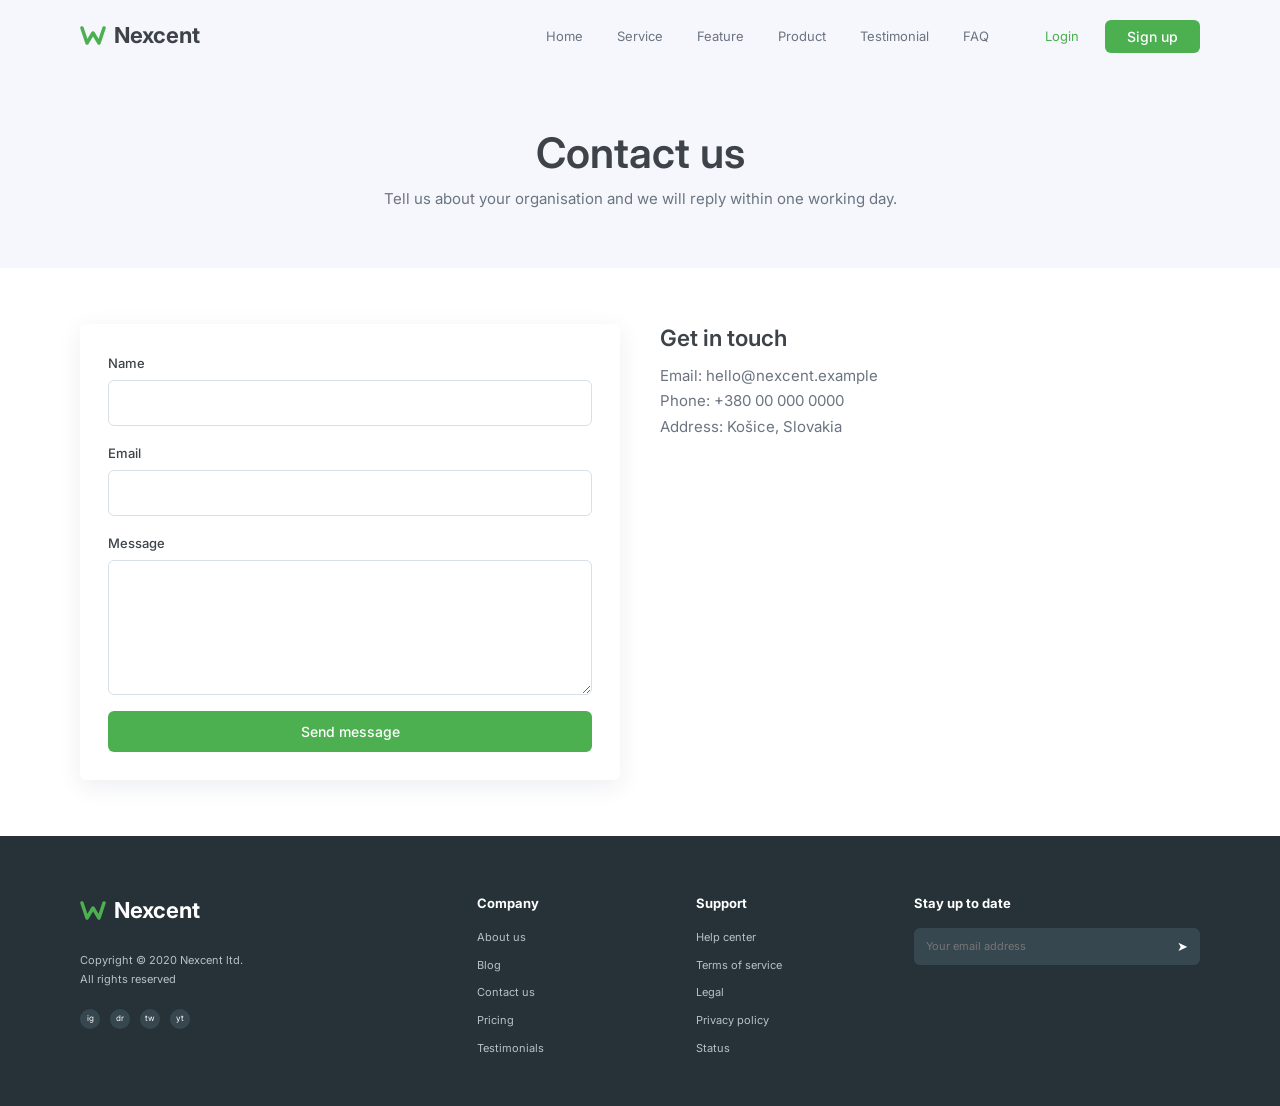
<file: pages/contact.html>
<!DOCTYPE html>
<html lang="en">

<head>
    <meta charset="utf-8">
    <meta name="viewport" content="width=device-width,initial-scale=1">
    <title>Contact | Nexcent</title>
    <meta name="description"
        content="Nexcent: membership management software for clubs, associations and organisations.">
    <link rel="preconnect" href="https://fonts.googleapis.com">
    <link rel="preconnect" href="https://fonts.gstatic.com" crossorigin>
    <link href="https://fonts.googleapis.com/css2?family=Inter:wght@400;500;600;700&display=swap" rel="stylesheet">
    <link rel="stylesheet" href="../css/style.css">
</head>

<body>
    <header class="hdr">
        <div class="wrap hdr-in"><a class="logo" href="../index.html"><svg width="26" height="22" viewBox="0 0 26 22"
                    aria-hidden="true">
                    <path d="M2 3l5 15 6-10 6 10 5-15" fill="none" stroke="#4caf50" stroke-width="3.5"
                        stroke-linejoin="round" stroke-linecap="round" />
                </svg>Nexcent</a>
            <button class="burger" aria-label="Menu" aria-expanded="false"><span></span></button>
            <div class="menu">
                <nav aria-label="Main"><a href="../index.html">Home</a><a href="services.html">Service</a><a
                        href="../index.html#feature">Feature</a><a href="../index.html#product">Product</a><a
                        href="../index.html#testimonial">Testimonial</a><a href="faq.html">FAQ</a></nav>
                <div class="auth"><a class="login" href="login.html">Login</a><a class="btn sm" href="login.html">Sign
                        up</a></div>
            </div>
        </div>
    </header>
    <main>
        <section class="page-hd">
            <h1>Contact us</h1>
            <p>Tell us about your organisation and we will reply within one working day.</p>
        </section>
        <section class="wrap two">
            <form class="form" data-api="/contact"><label>Name<input type="text" name="name"
                        required></label><label>Email<input type="email" name="email"
                        required></label><label>Message<textarea name="message" rows="5"
                        required></textarea></label><button class="btn">Send message</button></form>
            <div>
                <h2>Get in touch</h2>
                <p class="contact-details">Email: hello@nexcent.example<br>Phone: +380 00 000 0000<br>Address: Košice,
                    Slovakia</p>
            </div>
        </section>
    </main>
    <footer class="ftr">
        <div class="wrap ftr-in">
            <div><a class="logo" href="../index.html"><svg width="26" height="22" viewBox="0 0 26 22"
                        aria-hidden="true">
                        <path d="M2 3l5 15 6-10 6 10 5-15" fill="none" stroke="#4caf50" stroke-width="3.5"
                            stroke-linejoin="round" stroke-linecap="round" />
                    </svg>Nexcent</a>
                <p>Copyright &copy; 2020 Nexcent ltd.<br>All rights reserved</p>
                <div class="soc"><a href="#" aria-label="Instagram">ig</a><a href="#" aria-label="Dribbble">dr</a><a
                        href="#" aria-label="Twitter">tw</a><a href="#" aria-label="YouTube">yt</a></div>
            </div>
            <div>
                <h4>Company</h4>
                <ul>
                    <li><a href="../index.html">About us</a></li>
                    <li><a href="blog.html">Blog</a></li>
                    <li><a href="contact.html">Contact us</a></li>
                    <li><a href="services.html">Pricing</a></li>
                    <li><a href="../index.html#testimonial">Testimonials</a></li>
                </ul>
            </div>
            <div>
                <h4>Support</h4>
                <ul>
                    <li><a href="faq.html">Help center</a></li>
                    <li><a href="#">Terms of service</a></li>
                    <li><a href="#">Legal</a></li>
                    <li><a href="#">Privacy policy</a></li>
                    <li><a href="#">Status</a></li>
                </ul>
            </div>
            <div>
                <h4>Stay up to date</h4>
                <form class="nl" data-api="/subscribe"><input type="email" name="email" placeholder="Your email address"
                        aria-label="Email" required><button aria-label="Subscribe">&#10148;</button></form>
            </div>
        </div>
    </footer>
    <script src="../js/main.js"></script>
</body>

</html>
</file>
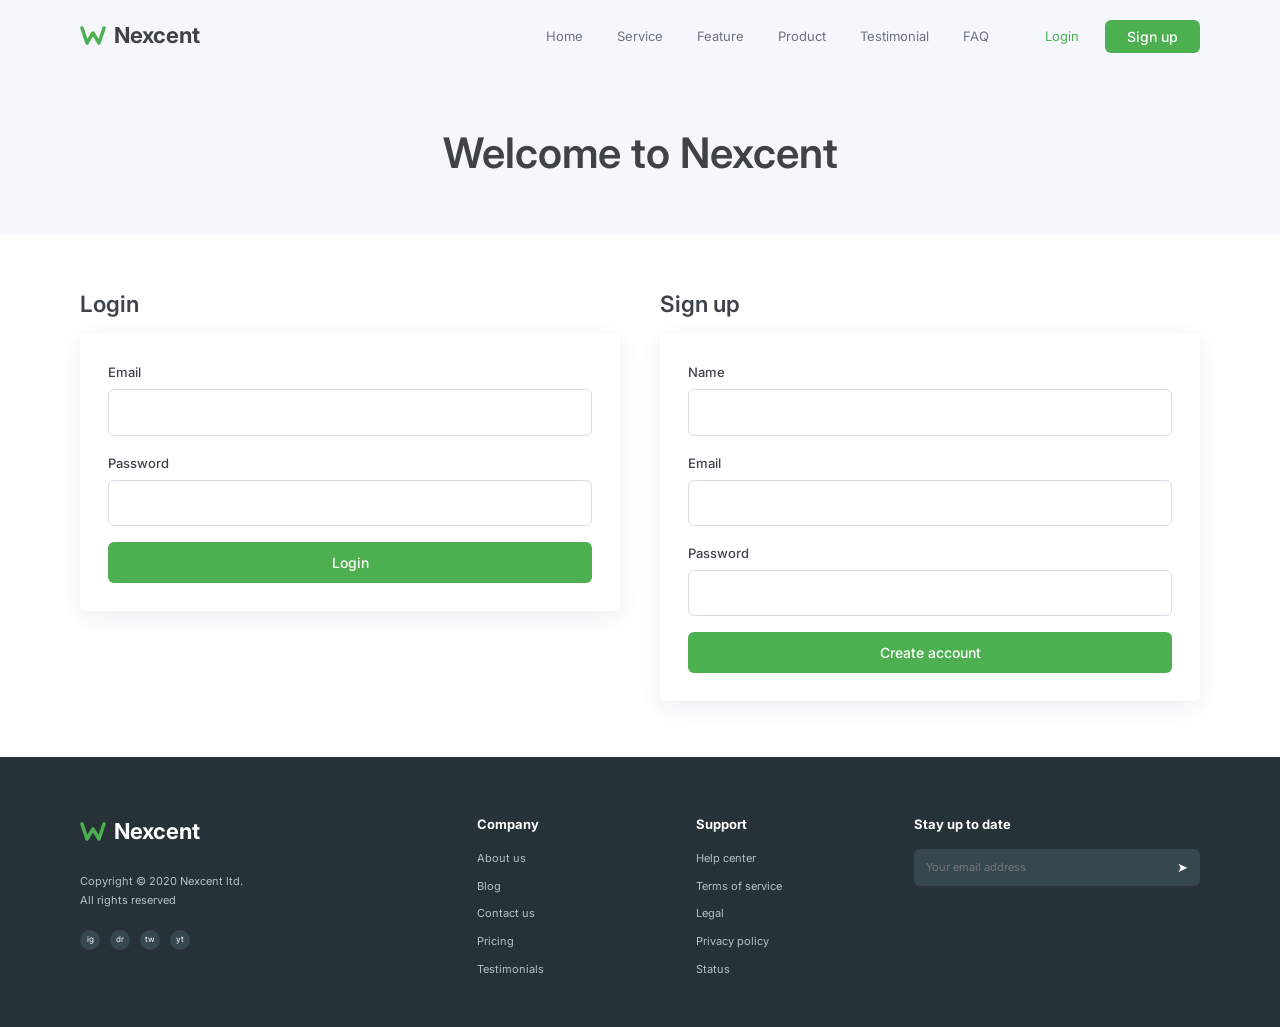
<file: pages/dashboard.html>
<!DOCTYPE html>
<html lang="en">

<head>
    <meta charset="utf-8">
    <meta name="viewport" content="width=device-width,initial-scale=1">
    <title>Dashboard | Nexcent</title>
    <meta name="description"
        content="Nexcent: membership management software for clubs, associations and organisations.">
    <link rel="preconnect" href="https://fonts.googleapis.com">
    <link rel="preconnect" href="https://fonts.gstatic.com" crossorigin>
    <link href="https://fonts.googleapis.com/css2?family=Inter:wght@400;500;600;700&display=swap" rel="stylesheet">
    <link rel="stylesheet" href="../css/style.css">
</head>

<body>
    <header class="hdr">
        <div class="wrap hdr-in"><a class="logo" href="../index.html"><svg width="26" height="22" viewBox="0 0 26 22"
                    aria-hidden="true">
                    <path d="M2 3l5 15 6-10 6 10 5-15" fill="none" stroke="#4caf50" stroke-width="3.5"
                        stroke-linejoin="round" stroke-linecap="round" />
                </svg>Nexcent</a>
            <button class="burger" aria-label="Menu" aria-expanded="false"><span></span></button>
            <div class="menu">
                <nav aria-label="Main"><a href="../index.html">Home</a><a href="services.html">Service</a><a
                        href="../index.html#feature">Feature</a><a href="../index.html#product">Product</a><a
                        href="../index.html#testimonial">Testimonial</a><a href="faq.html">FAQ</a></nav>
                <div class="auth"><a class="login" href="login.html">Login</a><a class="btn sm" href="login.html">Sign
                        up</a></div>
            </div>
        </div>
    </header>
    <main>
        <section class="page-hd">
            <h1>Dashboard</h1>
            <p id="who">Loading your account…</p>
        </section>
        <section class="wrap dash" id="dash" aria-live="polite"></section>
    </main>
    <footer class="ftr">
        <div class="wrap ftr-in">
            <div><a class="logo" href="../index.html"><svg width="26" height="22" viewBox="0 0 26 22"
                        aria-hidden="true">
                        <path d="M2 3l5 15 6-10 6 10 5-15" fill="none" stroke="#4caf50" stroke-width="3.5"
                            stroke-linejoin="round" stroke-linecap="round" />
                    </svg>Nexcent</a>
                <p>Copyright &copy; 2020 Nexcent ltd.<br>All rights reserved</p>
                <div class="soc"><a href="#" aria-label="Instagram">ig</a><a href="#" aria-label="Dribbble">dr</a><a
                        href="#" aria-label="Twitter">tw</a><a href="#" aria-label="YouTube">yt</a></div>
            </div>
            <div>
                <h4>Company</h4>
                <ul>
                    <li><a href="../index.html">About us</a></li>
                    <li><a href="blog.html">Blog</a></li>
                    <li><a href="contact.html">Contact us</a></li>
                    <li><a href="services.html">Pricing</a></li>
                    <li><a href="../index.html#testimonial">Testimonials</a></li>
                </ul>
            </div>
            <div>
                <h4>Support</h4>
                <ul>
                    <li><a href="faq.html">Help center</a></li>
                    <li><a href="#">Terms of service</a></li>
                    <li><a href="#">Legal</a></li>
                    <li><a href="#">Privacy policy</a></li>
                    <li><a href="#">Status</a></li>
                </ul>
            </div>
            <div>
                <h4>Stay up to date</h4>
                <form class="nl" data-api="/subscribe"><input type="email" name="email" placeholder="Your email address"
                        aria-label="Email" required><button aria-label="Subscribe">&#10148;</button></form>
            </div>
        </div>
    </footer>
    <script src="../js/main.js"></script>
    <script src="../js/dashboard.js"></script>
</body>

</html>
</file>
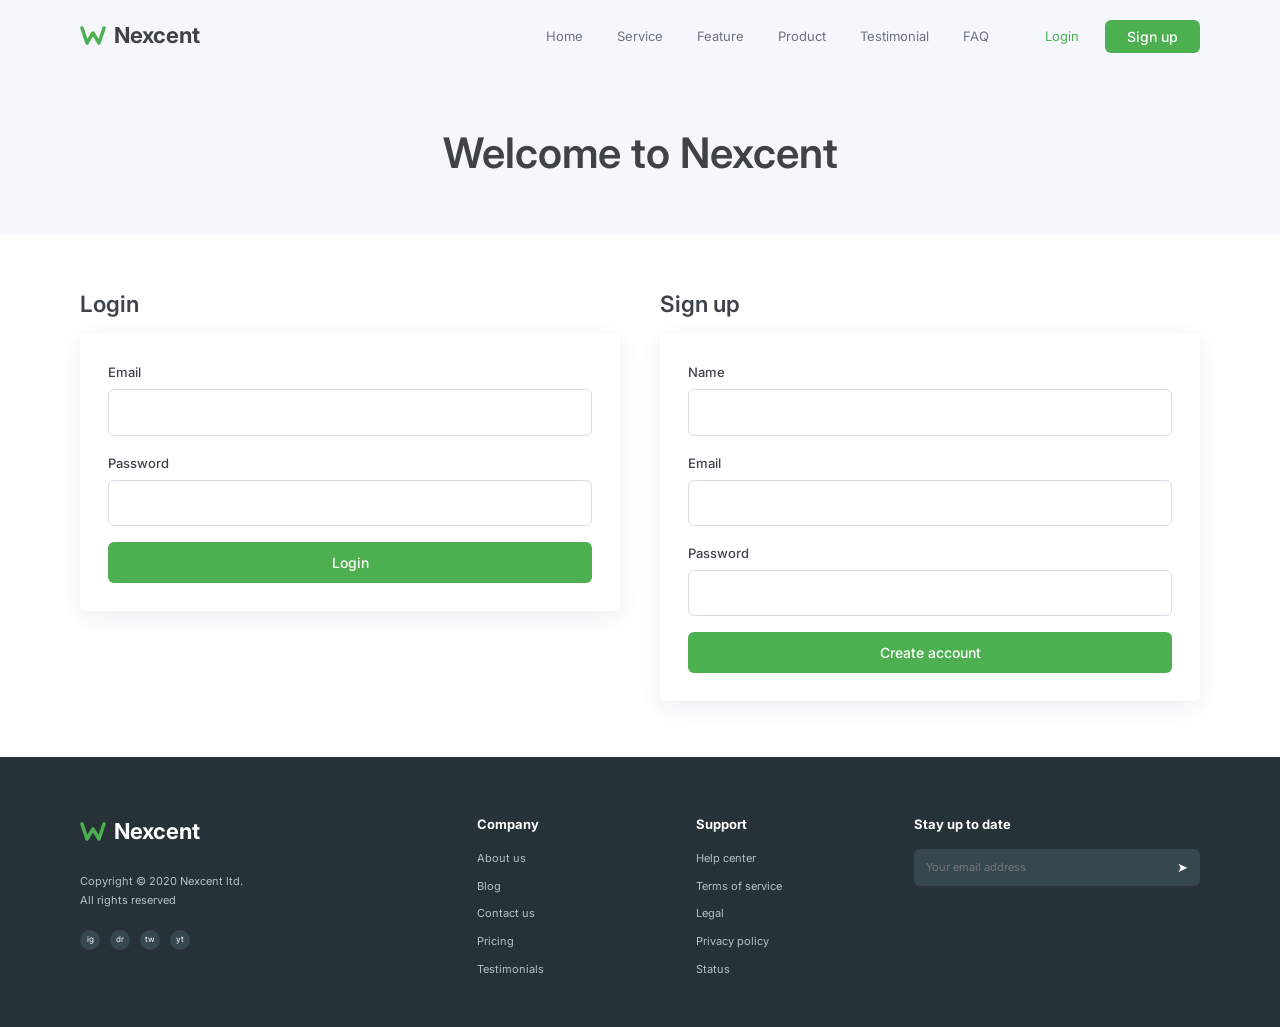
<file: pages/login.html>
<!DOCTYPE html>
<html lang="en">

<head>
    <meta charset="utf-8">
    <meta name="viewport" content="width=device-width,initial-scale=1">
    <title>Login | Nexcent</title>
    <meta name="description"
        content="Nexcent: membership management software for clubs, associations and organisations.">
    <link rel="preconnect" href="https://fonts.googleapis.com">
    <link rel="preconnect" href="https://fonts.gstatic.com" crossorigin>
    <link href="https://fonts.googleapis.com/css2?family=Inter:wght@400;500;600;700&display=swap" rel="stylesheet">
    <link rel="stylesheet" href="../css/style.css">
</head>

<body>
    <header class="hdr">
        <div class="wrap hdr-in"><a class="logo" href="../index.html"><svg width="26" height="22" viewBox="0 0 26 22"
                    aria-hidden="true">
                    <path d="M2 3l5 15 6-10 6 10 5-15" fill="none" stroke="#4caf50" stroke-width="3.5"
                        stroke-linejoin="round" stroke-linecap="round" />
                </svg>Nexcent</a>
            <button class="burger" aria-label="Menu" aria-expanded="false"><span></span></button>
            <div class="menu">
                <nav aria-label="Main"><a href="../index.html">Home</a><a href="services.html">Service</a><a
                        href="../index.html#feature">Feature</a><a href="../index.html#product">Product</a><a
                        href="../index.html#testimonial">Testimonial</a><a href="faq.html">FAQ</a></nav>
                <div class="auth"><a class="login" href="login.html">Login</a><a class="btn sm" href="login.html">Sign
                        up</a></div>
            </div>
        </div>
    </header>
    <main>
        <section class="page-hd">
            <h1>Welcome to Nexcent</h1>
        </section>
        <section class="wrap two">
            <div>
                <h2 class="form-title">Login</h2>
                <form class="form" data-api="/login"><label>Email<input type="email" name="email"
                            required></label><label>Password<input type="password" name="password" required
                            minlength=8></label><button class="btn">Login</button></form>
            </div>
            <div id="signup">
                <h2 class="form-title">Sign up</h2>
                <form class="form" data-api="/register"><label>Name<input type="text" name="name"
                            required></label><label>Email<input type="email" name="email"
                            required></label><label>Password<input type="password" name="password" required
                            minlength=8></label><button class="btn">Create account</button></form>
            </div>
        </section>
    </main>
    <footer class="ftr">
        <div class="wrap ftr-in">
            <div><a class="logo" href="../index.html"><svg width="26" height="22" viewBox="0 0 26 22"
                        aria-hidden="true">
                        <path d="M2 3l5 15 6-10 6 10 5-15" fill="none" stroke="#4caf50" stroke-width="3.5"
                            stroke-linejoin="round" stroke-linecap="round" />
                    </svg>Nexcent</a>
                <p>Copyright &copy; 2020 Nexcent ltd.<br>All rights reserved</p>
                <div class="soc"><a href="#" aria-label="Instagram">ig</a><a href="#" aria-label="Dribbble">dr</a><a
                        href="#" aria-label="Twitter">tw</a><a href="#" aria-label="YouTube">yt</a></div>
            </div>
            <div>
                <h4>Company</h4>
                <ul>
                    <li><a href="../index.html">About us</a></li>
                    <li><a href="blog.html">Blog</a></li>
                    <li><a href="contact.html">Contact us</a></li>
                    <li><a href="services.html">Pricing</a></li>
                    <li><a href="../index.html#testimonial">Testimonials</a></li>
                </ul>
            </div>
            <div>
                <h4>Support</h4>
                <ul>
                    <li><a href="faq.html">Help center</a></li>
                    <li><a href="#">Terms of service</a></li>
                    <li><a href="#">Legal</a></li>
                    <li><a href="#">Privacy policy</a></li>
                    <li><a href="#">Status</a></li>
                </ul>
            </div>
            <div>
                <h4>Stay up to date</h4>
                <form class="nl" data-api="/subscribe"><input type="email" name="email" placeholder="Your email address"
                        aria-label="Email" required><button aria-label="Subscribe">&#10148;</button></form>
            </div>
        </div>
    </footer>
    <script src="../js/main.js"></script>
</body>

</html>
</file>
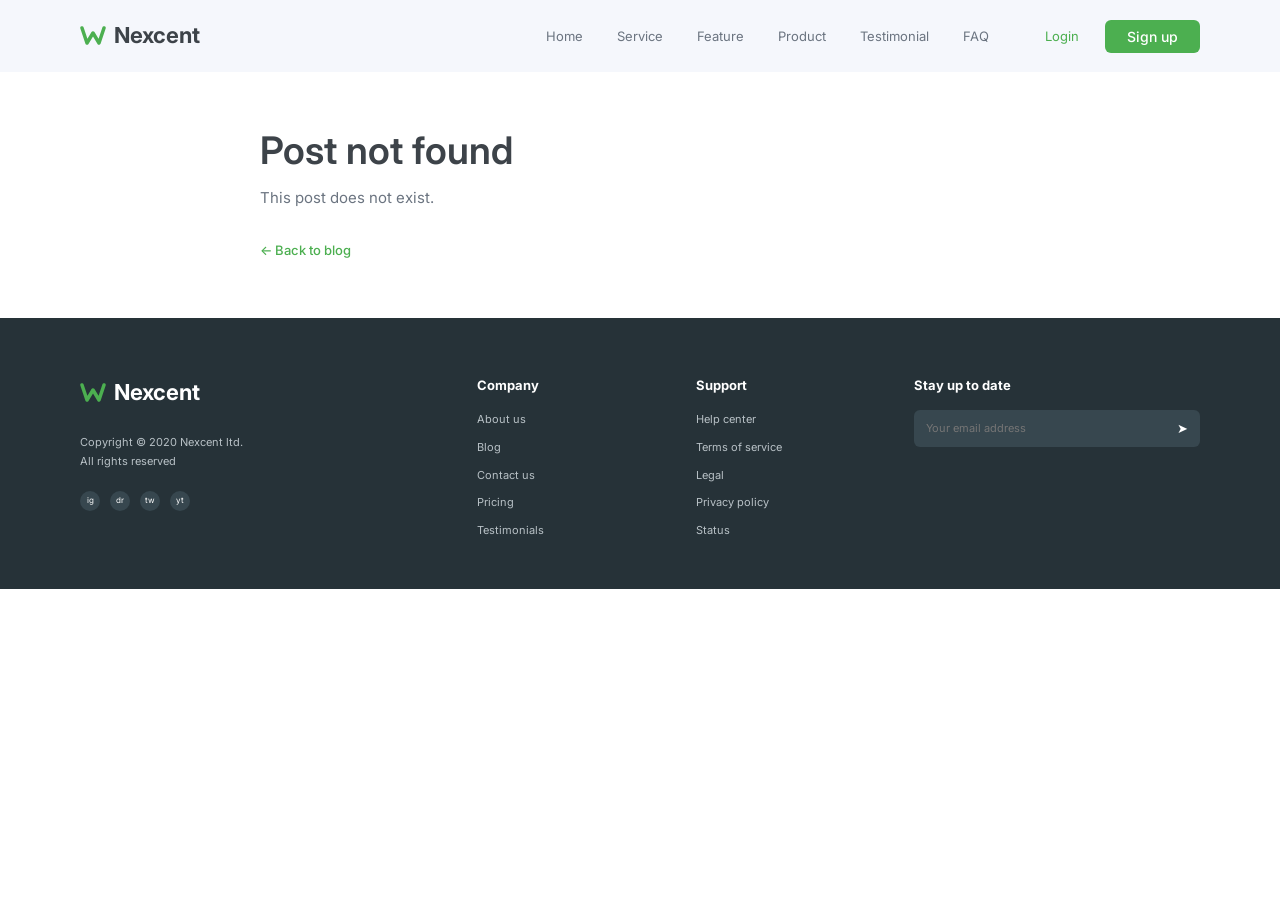
<file: pages/post.html>
<!DOCTYPE html>
<html lang="en">

<head>
    <meta charset="utf-8">
    <meta name="viewport" content="width=device-width,initial-scale=1">
    <title>Blog | Nexcent</title>
    <meta name="description"
        content="Nexcent: membership management software for clubs, associations and organisations.">
    <link rel="preconnect" href="https://fonts.googleapis.com">
    <link rel="preconnect" href="https://fonts.gstatic.com" crossorigin>
    <link href="https://fonts.googleapis.com/css2?family=Inter:wght@400;500;600;700&display=swap" rel="stylesheet">
    <link rel="stylesheet" href="../css/style.css">
</head>

<body>
    <header class="hdr">
        <div class="wrap hdr-in"><a class="logo" href="../index.html"><svg width="26" height="22" viewBox="0 0 26 22"
                    aria-hidden="true">
                    <path d="M2 3l5 15 6-10 6 10 5-15" fill="none" stroke="#4caf50" stroke-width="3.5"
                        stroke-linejoin="round" stroke-linecap="round" />
                </svg>Nexcent</a>
            <button class="burger" aria-label="Menu" aria-expanded="false"><span></span></button>
            <div class="menu">
                <nav aria-label="Main"><a href="../index.html">Home</a><a href="services.html">Service</a><a
                        href="../index.html#feature">Feature</a><a href="../index.html#product">Product</a><a
                        href="../index.html#testimonial">Testimonial</a><a href="faq.html">FAQ</a></nav>
                <div class="auth"><a class="login" href="login.html">Login</a><a class="btn sm" href="login.html">Sign
                        up</a></div>
            </div>
        </div>
    </header>
    <main>
        <section class="wrap">
            <article class="post" id="post" aria-live="polite">
                <h1>Loading…</h1>
            </article>
        </section>
    </main>
    <footer class="ftr">
        <div class="wrap ftr-in">
            <div><a class="logo" href="../index.html"><svg width="26" height="22" viewBox="0 0 26 22"
                        aria-hidden="true">
                        <path d="M2 3l5 15 6-10 6 10 5-15" fill="none" stroke="#4caf50" stroke-width="3.5"
                            stroke-linejoin="round" stroke-linecap="round" />
                    </svg>Nexcent</a>
                <p>Copyright &copy; 2020 Nexcent ltd.<br>All rights reserved</p>
                <div class="soc"><a href="#" aria-label="Instagram">ig</a><a href="#" aria-label="Dribbble">dr</a><a
                        href="#" aria-label="Twitter">tw</a><a href="#" aria-label="YouTube">yt</a></div>
            </div>
            <div>
                <h4>Company</h4>
                <ul>
                    <li><a href="../index.html">About us</a></li>
                    <li><a href="blog.html">Blog</a></li>
                    <li><a href="contact.html">Contact us</a></li>
                    <li><a href="services.html">Pricing</a></li>
                    <li><a href="../index.html#testimonial">Testimonials</a></li>
                </ul>
            </div>
            <div>
                <h4>Support</h4>
                <ul>
                    <li><a href="faq.html">Help center</a></li>
                    <li><a href="#">Terms of service</a></li>
                    <li><a href="#">Legal</a></li>
                    <li><a href="#">Privacy policy</a></li>
                    <li><a href="#">Status</a></li>
                </ul>
            </div>
            <div>
                <h4>Stay up to date</h4>
                <form class="nl" data-api="/subscribe"><input type="email" name="email" placeholder="Your email address"
                        aria-label="Email" required><button aria-label="Subscribe">&#10148;</button></form>
            </div>
        </div>
    </footer>
    <script src="../js/main.js"></script>
    <script src="../js/post.js"></script>
</body>

</html>
</file>
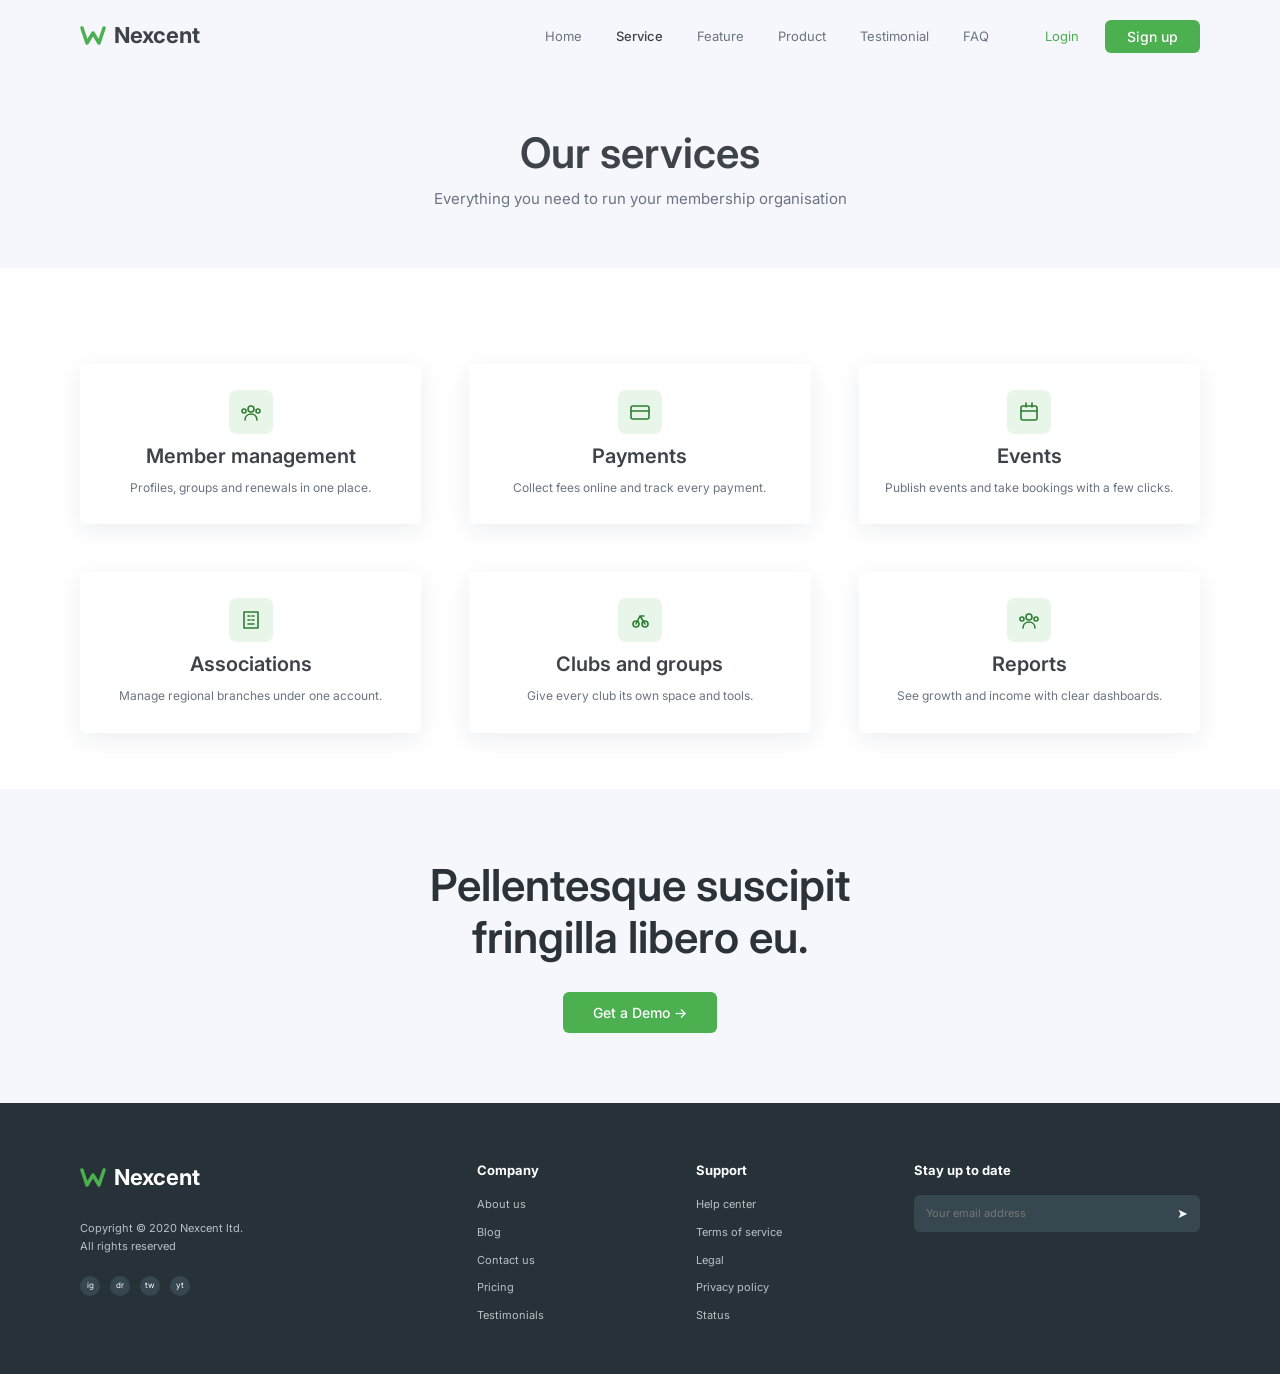
<file: pages/services.html>
<!DOCTYPE html>
<html lang="en">

<head>
    <meta charset="utf-8">
    <meta name="viewport" content="width=device-width,initial-scale=1">
    <title>Services | Nexcent</title>
    <meta name="description"
        content="Nexcent: membership management software for clubs, associations and organisations.">
    <link rel="preconnect" href="https://fonts.googleapis.com">
    <link rel="preconnect" href="https://fonts.gstatic.com" crossorigin>
    <link href="https://fonts.googleapis.com/css2?family=Inter:wght@400;500;600;700&display=swap" rel="stylesheet">
    <link rel="stylesheet" href="../css/style.css">
</head>

<body>
    <header class="hdr">
        <div class="wrap hdr-in"><a class="logo" href="../index.html"><svg width="26" height="22" viewBox="0 0 26 22"
                    aria-hidden="true">
                    <path d="M2 3l5 15 6-10 6 10 5-15" fill="none" stroke="#4caf50" stroke-width="3.5"
                        stroke-linejoin="round" stroke-linecap="round" />
                </svg>Nexcent</a>
            <button class="burger" aria-label="Menu" aria-expanded="false"><span></span></button>
            <div class="menu">
                <nav aria-label="Main"><a href="../index.html">Home</a><a href="services.html" class=on>Service</a><a
                        href="../index.html#feature">Feature</a><a href="../index.html#product">Product</a><a
                        href="../index.html#testimonial">Testimonial</a><a href="faq.html">FAQ</a></nav>
                <div class="auth"><a class="login" href="login.html">Login</a><a class="btn sm" href="login.html">Sign
                        up</a></div>
            </div>
        </div>
    </header>
    <main>
        <section class="page-hd">
            <h1>Our services</h1>
            <p>Everything you need to run your membership organisation</p>
        </section>
        <section class="sec">
            <div class="wrap">
                <div class="cards">
                    <div class="card"><span class="ico"><svg viewBox="0 0 24 24" fill="none" stroke="#2e7d32"
                                stroke-width="1.6" stroke-linecap="round" stroke-linejoin="round">
                                <circle cx="12" cy="9" r="3" />
                                <circle cx="5" cy="11" r="2" />
                                <circle cx="19" cy="11" r="2" />
                                <path d="M6 20c0-4 3-6 6-6s6 2 6 6" />
                            </svg></span>
                        <h3>Member management</h3>
                        <p>Profiles, groups and renewals in one place.</p>
                    </div>
                    <div class="card"><span class="ico"><svg viewBox="0 0 24 24" fill="none" stroke="#2e7d32"
                                stroke-width="1.6" stroke-linecap="round" stroke-linejoin="round">
                                <rect x="3" y="6" width="18" height="13" rx="2" />
                                <path d="M3 11h18" />
                            </svg></span>
                        <h3>Payments</h3>
                        <p>Collect fees online and track every payment.</p>
                    </div>
                    <div class="card"><span class="ico"><svg viewBox="0 0 24 24" fill="none" stroke="#2e7d32"
                                stroke-width="1.6" stroke-linecap="round" stroke-linejoin="round">
                                <rect x="4" y="6" width="16" height="14" rx="2" />
                                <path d="M4 11h16M9 3v4M15 3v4" />
                            </svg></span>
                        <h3>Events</h3>
                        <p>Publish events and take bookings with a few clicks.</p>
                    </div>
                    <div class="card"><span class="ico"><svg viewBox="0 0 24 24" fill="none" stroke="#2e7d32"
                                stroke-width="1.6" stroke-linecap="round" stroke-linejoin="round">
                                <rect x="5" y="4" width="14" height="16" />
                                <path d="M9 8h2M13 8h2M9 12h2M13 12h2M9 16h6" />
                            </svg></span>
                        <h3>Associations</h3>
                        <p>Manage regional branches under one account.</p>
                    </div>
                    <div class="card"><span class="ico"><svg viewBox="0 0 24 24" fill="none" stroke="#2e7d32"
                                stroke-width="1.6" stroke-linecap="round" stroke-linejoin="round">
                                <circle cx="8" cy="16" r="3" />
                                <circle cx="17" cy="16" r="3" />
                                <path d="M8 16l4-8h4M12 8l5 8" />
                            </svg></span>
                        <h3>Clubs and groups</h3>
                        <p>Give every club its own space and tools.</p>
                    </div>
                    <div class="card"><span class="ico"><svg viewBox="0 0 24 24" fill="none" stroke="#2e7d32"
                                stroke-width="1.6" stroke-linecap="round" stroke-linejoin="round">
                                <circle cx="12" cy="9" r="3" />
                                <circle cx="5" cy="11" r="2" />
                                <circle cx="19" cy="11" r="2" />
                                <path d="M6 20c0-4 3-6 6-6s6 2 6 6" />
                            </svg></span>
                        <h3>Reports</h3>
                        <p>See growth and income with clear dashboards.</p>
                    </div>
                </div>
            </div>
        </section>
        <section class="cta">
            <div class="wrap">
                <h2>Pellentesque suscipit<br>fringilla libero eu.</h2><a class="btn" href="contact.html">Get a Demo
                    &rarr;</a>
            </div>
        </section>
    </main>
    <footer class="ftr">
        <div class="wrap ftr-in">
            <div><a class="logo" href="../index.html"><svg width="26" height="22" viewBox="0 0 26 22"
                        aria-hidden="true">
                        <path d="M2 3l5 15 6-10 6 10 5-15" fill="none" stroke="#4caf50" stroke-width="3.5"
                            stroke-linejoin="round" stroke-linecap="round" />
                    </svg>Nexcent</a>
                <p>Copyright &copy; 2020 Nexcent ltd.<br>All rights reserved</p>
                <div class="soc"><a href="#" aria-label="Instagram">ig</a><a href="#" aria-label="Dribbble">dr</a><a
                        href="#" aria-label="Twitter">tw</a><a href="#" aria-label="YouTube">yt</a></div>
            </div>
            <div>
                <h4>Company</h4>
                <ul>
                    <li><a href="../index.html">About us</a></li>
                    <li><a href="blog.html">Blog</a></li>
                    <li><a href="contact.html">Contact us</a></li>
                    <li><a href="services.html">Pricing</a></li>
                    <li><a href="../index.html#testimonial">Testimonials</a></li>
                </ul>
            </div>
            <div>
                <h4>Support</h4>
                <ul>
                    <li><a href="faq.html">Help center</a></li>
                    <li><a href="#">Terms of service</a></li>
                    <li><a href="#">Legal</a></li>
                    <li><a href="#">Privacy policy</a></li>
                    <li><a href="#">Status</a></li>
                </ul>
            </div>
            <div>
                <h4>Stay up to date</h4>
                <form class="nl" data-api="/subscribe"><input type="email" name="email" placeholder="Your email address"
                        aria-label="Email" required><button aria-label="Subscribe">&#10148;</button></form>
            </div>
        </div>
    </footer>
    <script src="../js/main.js"></script>
</body>

</html>
</file>
<file: css/style.css>
:root {
    --g: #4caf50;
    --gd: #3d9a42;
    --ink: #3d4349;
    --mut: #6b7480;
    --bg: #f5f7fc;
    --dark: #263238;
    --r: 6px
}

* {
    box-sizing: border-box;
    margin: 0
}

html {
    scroll-behavior: smooth
}

body {
    font: 400 15px/1.7 Inter, system-ui, sans-serif;
    color: var(--mut);
    background: #fff
}

svg {
    max-width: 100%;
    display: block
}

a {
    color: inherit;
    text-decoration: none
}

h1,
h2,
h3 {
    color: var(--ink);
    line-height: 1.2;
    font-weight: 600
}

:focus-visible {
    outline: 3px solid var(--g);
    outline-offset: 3px
}

.wrap {
    width: min(1120px, 92%);
    margin: auto
}

.btn {
    display: inline-block;
    background: var(--g);
    color: #fff;
    font: 500 14px Inter, sans-serif;
    padding: 12px 30px;
    border: 0;
    border-radius: var(--r);
    cursor: pointer;
    transition: background .2s
}

.btn:hover {
    background: var(--gd)
}

.btn.sm {
    padding: 8px 22px
}

.hdr {
    position: sticky;
    top: 0;
    z-index: 10;
    background: var(--bg)
}

.hdr-in {
    display: flex;
    align-items: center;
    justify-content: space-between;
    height: 72px
}

.logo {
    display: flex;
    gap: 8px;
    align-items: center;
    font-size: 22px;
    font-weight: 700;
    color: var(--ink)
}

.menu {
    display: flex;
    align-items: center;
    gap: 56px
}

.menu nav {
    display: flex;
    gap: 34px;
    font-size: 13px
}

.menu nav a:hover,
.menu nav a.on {
    color: var(--ink);
    font-weight: 500
}

.auth {
    display: flex;
    align-items: center;
    gap: 26px;
    font-size: 13px
}

.auth .login {
    color: var(--g)
}

.burger {
    display: none;
    background: 0;
    border: 0;
    width: 40px;
    height: 40px;
    cursor: pointer
}

.burger span,
.burger span:before,
.burger span:after {
    display: block;
    width: 22px;
    height: 2px;
    background: var(--ink);
    position: relative;
    margin: auto
}

.burger span:before,
.burger span:after {
    content: "";
    position: absolute;
    left: 0
}

.burger span:before {
    top: -7px
}

.burger span:after {
    top: 7px
}

.hero {
    background: var(--bg);
    padding: 50px 0 24px
}

.hero-in {
    display: grid;
    grid-template-columns: 1fr 1fr;
    align-items: center;
    gap: 40px
}

.hero h1 {
    font-size: clamp(34px, 5vw, 48px);
    margin-bottom: 18px
}

.hero h1 em {
    font-style: normal;
    color: var(--g)
}

.hero p {
    font-size: 13px;
    margin-bottom: 28px
}

.dots {
    display: flex;
    gap: 8px;
    justify-content: center;
    padding: 34px 0 8px
}

.dots button {
    width: 7px;
    height: 7px;
    border-radius: 50%;
    border: 0;
    background: #cfd8d0;
    cursor: pointer
}

.dots .on {
    background: var(--g)
}

.sec {
    padding: 56px 0;
    text-align: center
}

.sec h2 {
    font-size: clamp(24px, 3.2vw, 32px);
    margin-bottom: 8px
}

.sec .sub {
    font-size: 12px
}

.logos {
    display: flex;
    flex-wrap: wrap;
    justify-content: space-between;
    gap: 24px;
    margin-top: 36px
}

.logos svg {
    width: 44px;
    height: 34px
}

.cards {
    display: grid;
    grid-template-columns: repeat(3, 1fr);
    gap: 48px;
    margin-top: 40px
}

.card {
    background: #fff;
    padding: 26px 24px;
    border-radius: var(--r);
    box-shadow: 0 6px 24px rgba(30, 40, 80, .08)
}

.card h3 {
    font-size: 20px;
    margin: 10px 0
}

.card p {
    font-size: 12px
}

.ico {
    display: inline-grid;
    place-items: center;
    width: 44px;
    height: 44px;
    border-radius: 8px;
    background: #e8f5e9
}

.ico svg {
    width: 24px
}

.feat {
    display: grid;
    grid-template-columns: 1fr 1fr;
    gap: 56px;
    align-items: center;
    text-align: left;
    padding: 50px 0
}

.feat.rev .art {
    order: 2
}

.feat h2 {
    font-size: clamp(24px, 3vw, 30px);
    margin-bottom: 14px
}

.feat p {
    font-size: 12px;
    margin-bottom: 24px
}

.band {
    background: var(--bg);
    padding: 48px 0
}

.band-in {
    display: grid;
    grid-template-columns: 1fr 1fr;
    gap: 40px;
    align-items: center
}

.band h2 {
    font-size: 24px
}

.band h2 em {
    font-style: normal;
    color: var(--g)
}

.band p {
    font-size: 12px
}

.stats {
    display: grid;
    grid-template-columns: 1fr 1fr;
    gap: 26px 40px
}

.stat {
    display: flex;
    gap: 12px;
    align-items: center
}

.stat svg {
    width: 30px;
    stroke: var(--g);
    fill: none;
    stroke-width: 1.6
}

.stat b {
    display: block;
    font-size: 22px;
    color: var(--ink)
}

.stat span {
    font-size: 12px
}

.quote {
    display: grid;
    grid-template-columns: 230px 1fr;
    gap: 28px;
    text-align: left;
    align-items: start
}

.qimg {
    height: 230px;
    border-radius: var(--r);
    background: radial-gradient(circle at 50% 40%, #2c3e50, #0d1117);
    display: grid;
    place-items: center
}

.quote p {
    font-size: 12px
}

.quote .who {
    color: var(--g);
    font-weight: 500;
    margin-top: 14px
}

.quote small {
    display: block;
    font-size: 11px
}

.qlogos {
    display: flex;
    gap: 16px;
    align-items: center;
    margin-top: 18px
}

.qlogos svg {
    width: 28px;
    height: 22px
}

.qlogos a {
    color: var(--g);
    font-size: 13px;
    margin-left: 8px
}

.bg-soft {
    background: var(--bg)
}

.blog {
    display: grid;
    grid-template-columns: repeat(3, 1fr);
    gap: 24px;
    margin-top: 36px
}

.bi {
    height: 230px;
    border-radius: var(--r)
}

.b1 {
    background: linear-gradient(135deg, #5b6f4d, #2f3b2b 60%, #8d6e4c)
}

.b2 {
    background: linear-gradient(135deg, #dfe6ea, #9aa7ad)
}

.b3 {
    background: linear-gradient(135deg, #f3eee3, #c9d8b8)
}

.bb {
    position: relative;
    margin: -60px 22px 0;
    background: #fff;
    padding: 20px 16px;
    border-radius: var(--r);
    box-shadow: 0 8px 24px rgba(30, 40, 80, .12)
}

.bb h3 {
    font-size: 14px;
    color: var(--mut);
    margin-bottom: 14px
}

.more {
    color: var(--g);
    font-weight: 500;
    font-size: 13px
}

.more:hover {
    text-decoration: underline
}

.cta {
    background: var(--bg);
    padding: 70px 0;
    text-align: center
}

.cta h2 {
    font-size: clamp(30px, 5vw, 44px);
    margin-bottom: 28px;
    color: #2b3338
}

.ftr {
    background: var(--dark);
    color: #b8c1c6;
    font-size: 11px;
    padding: 56px 0 40px
}

.ftr-in {
    display: grid;
    grid-template-columns: 2fr 1fr 1fr 1.6fr;
    gap: 40px
}

.ftr .logo {
    color: #fff;
    margin-bottom: 22px
}

.ftr h4 {
    color: #fff;
    font-size: 13px;
    margin-bottom: 14px
}

.ftr li {
    list-style: none;
    margin-bottom: 9px
}

.ftr ul {
    padding: 0
}

.ftr a:hover {
    color: #fff
}

.soc {
    display: flex;
    gap: 10px;
    margin-top: 20px
}

.soc a {
    width: 20px;
    height: 20px;
    border-radius: 50%;
    background: #37474f;
    display: grid;
    place-items: center;
    font-size: 8px;
    color: #fff
}

.nl {
    display: flex;
    background: #37474f;
    border-radius: var(--r)
}

.nl input {
    flex: 1;
    min-width: 0;
    background: 0;
    border: 0;
    color: #fff;
    padding: 9px 12px;
    font: inherit
}

.nl button {
    background: 0;
    border: 0;
    color: #fff;
    padding: 0 12px;
    cursor: pointer
}

.page-hd {
    background: var(--bg);
    padding: 56px 0;
    text-align: center
}

.page-hd h1 {
    font-size: clamp(30px, 4.5vw, 42px)
}

.page-hd p {
    margin-top: 8px
}

.form {
    display: grid;
    gap: 16px;
    text-align: left;
    background: #fff;
    padding: 28px;
    border-radius: var(--r);
    box-shadow: 0 6px 24px rgba(30, 40, 80, .08)
}

.form label {
    font-size: 13px;
    color: var(--ink);
    font-weight: 500;
    display: grid;
    gap: 6px
}

.form input,
.form textarea {
    font: inherit;
    padding: 11px 14px;
    border: 1px solid #d9dfe6;
    border-radius: var(--r)
}

.form input:focus,
.form textarea:focus {
    border-color: var(--g);
    outline: 0
}

.msg {
    font-size: 12px;
    color: var(--g);
    margin-top: 8px
}

.msg.err {
    color: #c62828
}

.two {
    display: grid;
    grid-template-columns: 1fr 1fr;
    gap: 40px;
    padding: 56px 0
}

details {
    background: #fff;
    border-radius: var(--r);
    box-shadow: 0 4px 16px rgba(30, 40, 80, .08);
    padding: 18px 22px;
    margin-bottom: 14px;
    text-align: left
}

summary {
    cursor: pointer;
    font-weight: 600;
    color: var(--ink)
}

details p {
    margin-top: 10px;
    font-size: 13px
}

@media(max-width:860px) {
    .burger {
        display: block
    }

    .menu {
        position: absolute;
        top: 72px;
        left: 0;
        right: 0;
        background: var(--bg);
        flex-direction: column;
        gap: 20px;
        padding: 20px 0 26px;
        display: none
    }

    .menu.open {
        display: flex
    }

    .menu nav {
        flex-direction: column;
        align-items: center
    }

    .hero-in,
    .feat,
    .band-in,
    .quote,
    .two,
    .cards,
    .blog,
    .ftr-in {
        grid-template-columns: 1fr
    }

    .feat.rev .art {
        order: 0
    }

    .hero {
        text-align: center
    }

    .hero-in .art {
        order: 2
    }

    .qimg {
        height: 200px
    }

    .cards {
        gap: 20px
    }
}

@media(prefers-reduced-motion:reduce) {
    html {
        scroll-behavior: auto
    }
}
.bi-photo {
    background-color: #dfe6ea;
    background-size: cover;
    background-position: center
}

.post {
    max-width: 760px;
    margin: 0 auto;
    padding: 56px 0
}

.post h1 {
    font-size: clamp(26px, 4vw, 38px);
    margin-bottom: 10px
}

.post-meta {
    font-size: 13px;
    margin-bottom: 24px
}

.post-cover {
    height: 320px;
    border-radius: var(--r);
    background: #dfe6ea center / cover;
    margin-bottom: 28px
}

.post p {
    line-height: 1.8;
    margin-bottom: 16px;
    white-space: pre-line
}

.post .more {
    display: inline-block;
    margin-top: 12px
}

.dash {
    padding: 40px 0 72px;
    display: grid;
    gap: 24px
}

.dash h2 {
    font-size: 18px;
    margin-bottom: 14px
}

.dash-card {
    background: #fff;
    border-radius: var(--r);
    box-shadow: 0 4px 16px rgba(30, 40, 80, .08);
    padding: 24px;
    text-align: left;
    margin-bottom: 20px
}

.dash .muted {
    font-size: 13px;
    color: var(--mut);
    margin: 8px 0
}

.kv {
    display: grid;
    grid-template-columns: max-content 1fr;
    gap: 8px 24px;
    margin: 0 0 18px
}

.kv dt {
    color: var(--mut);
    font-size: 13px
}

.kv dd {
    margin: 0;
    font-weight: 500;
    color: var(--ink);
    overflow-wrap: anywhere
}

.admin-h {
    margin: 12px 0 -8px
}

.tabs {
    display: flex;
    flex-wrap: wrap;
    gap: 6px;
    border-bottom: 2px solid #e5e9f0
}

.tabs button {
    font: 500 14px Inter, sans-serif;
    color: var(--mut);
    background: none;
    border: 0;
    padding: 10px 16px;
    cursor: pointer;
    border-bottom: 3px solid transparent;
    margin-bottom: -2px
}

.tabs button:hover {
    color: var(--ink)
}

.tabs button[aria-selected="true"] {
    color: var(--g);
    border-bottom-color: var(--g)
}

.dash-stats {
    display: grid;
    grid-template-columns: repeat(auto-fit, minmax(140px, 1fr));
    gap: 14px;
    margin-bottom: 20px
}

.dash-stat {
    background: #fff;
    border-radius: var(--r);
    box-shadow: 0 4px 16px rgba(30, 40, 80, .08);
    padding: 18px;
    display: grid;
    gap: 4px
}

.dash-stat strong {
    font-size: 28px;
    color: var(--ink)
}

.dash-stat span {
    font-size: 13px;
    color: var(--mut)
}

.bars-row {
    display: grid;
    grid-template-columns: 170px 1fr;
    align-items: end;
    gap: 14px;
    margin-bottom: 14px
}

.bars-label {
    font-size: 13px;
    color: var(--mut)
}

.bars {
    display: grid;
    grid-auto-flow: column;
    grid-auto-columns: 1fr;
    gap: 4px;
    height: 56px;
    align-items: end
}

.bars i {
    display: block;
    background: var(--g);
    border-radius: 3px 3px 0 0;
    min-height: 2px
}

.tbl {
    overflow-x: auto
}

.tbl table {
    width: 100%;
    border-collapse: collapse;
    font-size: 13px
}

.tbl th {
    text-align: left;
    color: var(--mut);
    font-weight: 500;
    padding: 8px 12px;
    border-bottom: 2px solid #e5e9f0;
    white-space: nowrap
}

.tbl td {
    padding: 10px 12px;
    border-bottom: 1px solid #eef1f6;
    vertical-align: top
}

.tbl tr.unread td {
    background: #f6fbf6
}

.tbl tr.me td {
    background: #fffbe6
}

.tbl .pre {
    white-space: pre-wrap;
    overflow-wrap: anywhere;
    max-width: 420px
}

.act {
    display: flex;
    gap: 6px;
    flex-wrap: wrap
}

.panel>.tbl,
.panel>div>.tbl {
    background: #fff;
    border-radius: var(--r);
    box-shadow: 0 4px 16px rgba(30, 40, 80, .08);
    padding: 8px
}

.pill {
    display: inline-block;
    font-size: 12px;
    padding: 2px 10px;
    border-radius: 99px;
    white-space: nowrap
}

.pill.ok {
    background: #e8f5e9;
    color: #2e7d32
}

.pill.warn {
    background: #fff3e0;
    color: #e65100
}

.btn-s {
    font: 500 12px Inter, sans-serif;
    color: var(--ink);
    background: #fff;
    border: 1px solid #d9dfe6;
    border-radius: var(--r);
    padding: 6px 12px;
    cursor: pointer
}

.btn-s:hover {
    border-color: var(--g);
    color: var(--g)
}

.btn-s.danger:hover {
    border-color: #c62828;
    color: #c62828
}

.btn-s:disabled,
.btn:disabled {
    opacity: .55;
    cursor: wait
}

.row {
    display: flex;
    gap: 12px;
    align-items: center;
    flex-wrap: wrap
}

.row>label {
    flex: 1 1 200px
}

.dash select {
    font: inherit;
    font-size: 13px;
    padding: 6px 10px;
    border: 1px solid #d9dfe6;
    border-radius: var(--r);
    background: #fff
}

.post-form {
    margin-bottom: 24px
}

.post-form select,
.post-form textarea {
    width: 100%;
    padding: 11px 14px;
    border: 1px solid #d9dfe6;
    border-radius: var(--r);
    font: inherit
}

.form .check {
    display: flex;
    align-items: center;
    gap: 8px
}

.form .check input {
    width: auto
}

.bench-out p {
    margin: 8px 0
}

@media(max-width:860px) {
    .bars-row {
        grid-template-columns: 1fr
    }

    .post-cover {
        height: 200px
    }
}

.contact-details {
    margin-top: 12px
}

.faq-list {
    max-width: 760px;
    padding: 56px 0
}

.form-title {
    margin-bottom: 16px
}

.home .quote {
    grid-template-columns: 280px 1fr;
    gap: 40px
}

.home .qimg {
    height: 280px;
    background: #0b1320 url(../images/testimonial.jpg) center/cover;
    box-shadow: 0 10px 30px rgba(20, 30, 60, .25)
}

.home .quote p {
    font-size: 13px;
    line-height: 1.9
}

.home .quote .who {
    font-size: 18px;
    margin-top: 18px
}

.home .quote small {
    font-size: 14px;
    font-weight: 400;
    color: #8a93a0
}

.home .qlogos {
    gap: 30px;
    margin-top: 24px
}

.home .qlogos svg {
    width: 36px;
    height: 30px
}

.home .qlogos svg:first-child {
    background: #e8f5e9;
    border-radius: 6px;
    padding: 4px;
    width: 40px;
    height: 36px
}

.home .qlogos a {
    font-size: 16px;
    font-weight: 500;
    margin-left: 6px
}

.home .bi {
    height: 250px
}

.home .b1 {
    background: url(../images/blog-1.jpg) center/cover
}

.home .b2 {
    background: url(../images/blog-2.jpg) center/cover
}

.home .b3 {
    background: url(../images/blog-3.jpg) center/cover
}

.home .bb {
    margin: -84px 28px 0;
    background: var(--bg);
    text-align: center;
    padding: 24px 18px
}

.home .bb h3 {
    font-size: 16px;
    font-weight: 500
}

.home .more {
    font-size: 15px
}

@media(max-width:860px) {
    .home .quote {
        grid-template-columns: 1fr
    }

    .home .qimg {
        height: 240px
    }
}
</file>
